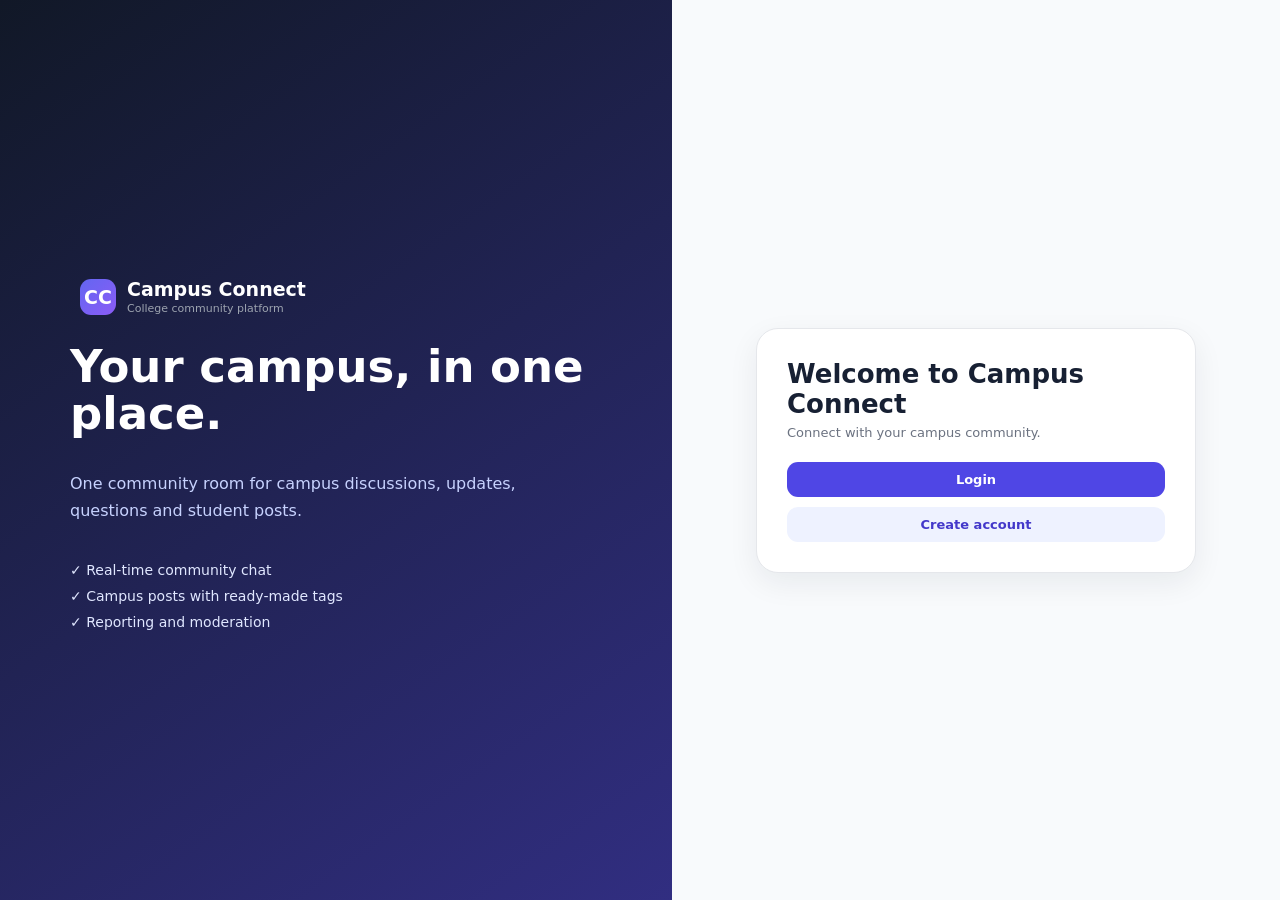
<file: index.html>
<!DOCTYPE html>
<html>
 <head>
  <meta charset="utf-8"/>
  <meta content="width=device-width,initial-scale=1" name="viewport"/>
  <title>
   Campus Connect
  </title>
  <link href="css/style.css" rel="stylesheet"/>
 </head>
 <body>
  <div class="auth">
   <section class="auth-side">
    <div class="brand">
     <span class="brand-mark">
      CC
     </span>
     <div>
      Campus Connect
      <small>
       College community platform
      </small>
     </div>
    </div>
    <h1>
     Your campus, in one place.
    </h1>
    <p>
     One community room for campus discussions, updates, questions and student posts.
    </p>
    <div class="auth-points">
     <div>
      &checkmark; Real-time community chat
     </div>
     <div>
      &checkmark; Campus posts with ready-made tags
     </div>
     <div>
      &checkmark; Reporting and moderation
     </div>
    </div>
   </section>
   <section class="auth-card">
    <div class="auth-box">
     <h2>
      Welcome to Campus Connect
     </h2>
     <p>
      Connect with your campus community.
     </p>
     <a class="btn" href="login.html" style="display:block;text-align:center">
      Login
     </a>
     <a class="btn secondary" href="register.html" style="display:block;text-align:center;margin-top:10px">
      Create account
     </a>
    </div>
   </section>
  </div>
 </body>
</html>
</file>
<file: css/style.css>
:root{
    --bg:#f5f7fb;
    --surface:#fff;
    --surface2:#f8fafc;
    --text:#172033;
    --muted:#6b7280;
    --border:#e5e7eb;
    --primary:#4f46e5;
    --primary2:#4338ca;
    --sidebar:#111827;
    --sidebar2:#1f2937;
    --danger:#dc2626;
    --success:#059669;
    --shadow:0 10px 30px rgba(15,23,42,.07);
    --radius:18px
}
*{
    box-sizing:border-box
}
body{
    margin:0;
    font-family:Inter,ui-sans-serif,system-ui,-apple-system,Segoe UI,Roboto,Arial,sans-serif;
    background:var(--bg);
    color:var(--text)
}
a{
    text-decoration:none;
    color:inherit
}
button,input,textarea,select{
    font:inherit
}
button{
    cursor:pointer
}
.app{
    min-height:100vh;
    display:flex
}
.sidebar{
    width:245px;
    background:var(--sidebar);
    color:#fff;
    padding:22px 14px;
    position:fixed;
    inset:0 auto 0 0;
    z-index:10
}
.brand{
    display:flex;
    gap:11px;
    align-items:center;
    padding:8px 10px 28px;
    font-weight:800;
    font-size:19px
}
.brand-mark{
    width:36px;
    height:36px;
    border-radius:11px;
    background:linear-gradient(135deg,#6366f1,#8b5cf6);
    display:grid;
    place-items:center
}
.brand small{
    display:block;
    font-size:11px;
    font-weight:500;
    color:#9ca3af;
    margin-top:2px
}
.nav{
    display:grid;
    gap:6px
}
.nav a{
    padding:12px 13px;
    border-radius:11px;
    color:#cbd5e1;
    font-size:14px;
    display:flex;
    gap:11px;
    align-items:center
}
.nav a:hover,.nav a.active{
    background:var(--sidebar2);
    color:#fff
}
.sidebar-bottom{
    position:absolute;
    left:14px;
    right:14px;
    bottom:18px
}
.user-mini{
    padding:12px;
    background:#1f2937;
    border-radius:13px;
    font-size:13px;
    margin-bottom:8px
}
.user-mini span{
    display:block;
    color:#9ca3af;
    font-size:11px;
    margin-top:3px;
    overflow:hidden;
    text-overflow:ellipsis
}
.logout{
    width:100%;
    border:0;
    background:transparent;
    color:#cbd5e1;
    padding:10px;
    text-align:left;
    border-radius:10px
}
.logout:hover{
    background:#1f2937
}
.main{
    margin-left:245px;
    width:calc(100% - 245px);
    min-height:100vh
}
.topbar{
    height:72px;
    background:rgba(255,255,255,.92);
    backdrop-filter:blur(12px);
    border-bottom:1px solid var(--border);
    display:flex;
    align-items:center;
    justify-content:space-between;
    padding:0 30px;
    position:sticky;
    top:0;
    z-index:5
}
.topbar h1{
    font-size:20px;
    margin:0
}
.topbar p{
    margin:3px 0 0;
    color:var(--muted);
    font-size:12px
}
.top-actions{
    display:flex;
    align-items:center;
    gap:10px
}
.avatar{
    width:38px;
    height:38px;
    border-radius:50%;
    display:grid;
    place-items:center;
    background:#ede9fe;
    color:#5b21b6;
    font-weight:800
}
.container{
    max-width:1180px;
    margin:0 auto;
    padding:28px
}
.grid{
    display:grid;
    gap:20px
}
.grid-3{
    grid-template-columns:repeat(3,1fr)
}
.grid-2{
    grid-template-columns:repeat(2,1fr)
}
.card{
    background:var(--surface);
    border:1px solid var(--border);
    border-radius:var(--radius);
    box-shadow:var(--shadow);
    padding:22px
}
.hero{
    background:linear-gradient(135deg,#eef2ff,#fff);
    border:1px solid #e0e7ff;
    border-radius:22px;
    padding:32px;
    margin-bottom:20px
}
.hero h2{
    font-size:30px;
    margin:0 0 8px
}
.hero p{
    color:var(--muted);
    max-width:680px;
    line-height:1.6;
    margin:0 0 20px
}
.btn{
    border:0;
    border-radius:11px;
    padding:10px 15px;
    font-weight:700;
    font-size:13px;
    background:var(--primary);
    color:white
}
.btn:hover{
    background:var(--primary2)
}
.btn.secondary{
    background:#eef2ff;
    color:#4338ca
}
.btn.danger{
    background:#fee2e2;
    color:#b91c1c
}
.btn.ghost{
    background:transparent;
    color:var(--text);
    border:1px solid var(--border)
}
.section-title{
    display:flex;
    align-items:center;
    justify-content:space-between;
    margin:0 0 13px
}
.section-title h2,.section-title h3{
    margin:0;
    font-size:17px
}
.muted{
    color:var(--muted)
}
.small{
    font-size:12px
}
.stat{
    padding:19px
}
.stat .num{
    font-size:28px;
    font-weight:800
}
.stat .label{
    color:var(--muted);
    font-size:12px;
    margin-top:4px
}
.tags{
    display:flex;
    flex-wrap:wrap;
    gap:7px
}
.tag{
    background:#eef2ff;
    color:#4f46e5;
    border-radius:999px;
    padding:6px 9px;
    font-size:11px;
    font-weight:700
}
.form-grid{
    display:grid;
    gap:14px
}
.field label{
    display:block;
    font-size:12px;
    font-weight:700;
    margin-bottom:6px
}
.field input,.field textarea,.field select{
    width:100%;
    border:1px solid var(--border);
    border-radius:11px;
    padding:11px 12px;
    outline:none;
    background:#fff
}
.field textarea{
    min-height:110px;
    resize:vertical
}
.field input:focus,.field textarea:focus,.field select:focus{
    border-color:#818cf8;
    box-shadow:0 0 0 3px #eef2ff
}
.search{
    display:flex;
    gap:8px
}
.search input{
    flex:1;
    border:1px solid var(--border);
    border-radius:11px;
    padding:10px 12px
}
.chat-list{
    display:flex;
    flex-direction:column;
    gap:10px;
    max-height:58vh;
    overflow:auto;
    padding-right:4px
}
.message{
    border:1px solid var(--border);
    border-radius:15px;
    padding:13px;
    background:#fff
}
.message-head{
    display:flex;
    justify-content:space-between;
    gap:10px
}
.message-name{
    font-weight:800;
    font-size:13px
}
.message-time{
    font-size:10px;
    color:var(--muted)
}
.message-text{
    margin:8px 0;
    line-height:1.5;
    font-size:14px
}
.message-actions{
    display:flex;
    gap:7px
}
.compose{
    display:grid;
    gap:10px
}
.compose textarea{
    width:100%;
    min-height:80px;
    border:1px solid var(--border);
    border-radius:13px;
    padding:12px;
    resize:vertical
}
.post{
    border:1px solid var(--border);
    border-radius:16px;
    padding:18px
}
.post h3{
    margin:8px 0
}
.post p{
    line-height:1.55;
    color:#374151
}
.post-meta{
    font-size:11px;
    color:var(--muted);
    display:flex;
    gap:8px;
    align-items:center
}
.comment{
    padding:10px 0;
    border-top:1px solid var(--border);
    font-size:13px
}
.comment strong{
    margin-right:5px
}
.profile-head{
    display:flex;
    align-items:center;
    gap:18px
}
.profile-avatar{
    width:76px;
    height:76px;
    border-radius:22px;
    background:linear-gradient(135deg,#6366f1,#8b5cf6);
    color:#fff;
    display:grid;
    place-items:center;
    font-size:28px;
    font-weight:800
}
.table-wrap{
    overflow:auto
}
.table{
    width:100%;
    border-collapse:collapse;
    font-size:13px
}
.table th,.table td{
    text-align:left;
    padding:13px;
    border-bottom:1px solid var(--border)
}
.table th{
    font-size:11px;
    text-transform:uppercase;
    color:var(--muted)
}
.alert{
    padding:11px 13px;
    border-radius:11px;
    background:#fef3c7;
    color:#92400e;
    font-size:12px
}
.success{
    background:#d1fae5;
    color:#065f46
}
.error{
    background:#fee2e2;
    color:#991b1b
}
.auth{
    min-height:100vh;
    display:grid;
    grid-template-columns:1.05fr .95fr;
    background:#f8fafc
}
.auth-side{
    background:linear-gradient(145deg,#111827,#312e81);
    color:#fff;
    padding:70px;
    display:flex;
    flex-direction:column;
    justify-content:center
}
.auth-side h1{
    font-size:45px;
    line-height:1.05;
    margin:0 0 16px
}
.auth-side p{
    color:#c7d2fe;
    line-height:1.7;
    max-width:520px
}
.auth-points{
    display:grid;
    gap:10px;
    margin-top:22px;
    color:#e0e7ff;
    font-size:14px
}
.auth-card{
    display:flex;
    align-items:center;
    justify-content:center;
    padding:30px
}
.auth-box{
    width:min(440px,100%);
    background:#fff;
    border:1px solid var(--border);
    box-shadow:var(--shadow);
    border-radius:22px;
    padding:30px
}
.auth-box h2{
    margin:0 0 6px;
    font-size:26px
}
.auth-box>p{
    margin:0 0 22px;
    color:var(--muted);
    font-size:13px
}
.auth-link{
    color:#4f46e5;
    font-weight:700
}
.auth-foot{
    margin-top:18px;
    text-align:center;
    font-size:12px;
    color:var(--muted)
}
.empty{
    text-align:center;
    padding:35px;
    color:var(--muted)
}
.mobile-menu{
    display:none;
    border:0;
    background:transparent;
    font-size:22px
}
@media(max-width:900px){
.sidebar{
    width:215px
}
.main{
    margin-left:215px;
    width:calc(100% - 215px)
}
.grid-3{
    grid-template-columns:1fr
}
.auth{
    grid-template-columns:1fr
}
.auth-side{
    display:none
}
}
@media(max-width:680px){
.sidebar{
    transform:translateX(-100%);
    transition:.2s
}
.sidebar.open{
    transform:translateX(0)
}
.main{
    margin-left:0;
    width:100%
}
.mobile-menu{
    display:block
}
.topbar{
    padding:0 16px
}
.container{
    padding:16px
}
.grid-2{
    grid-template-columns:1fr
}
.hero{
    padding:23px
}
.hero h2{
    font-size:25px
}
}
</file>
